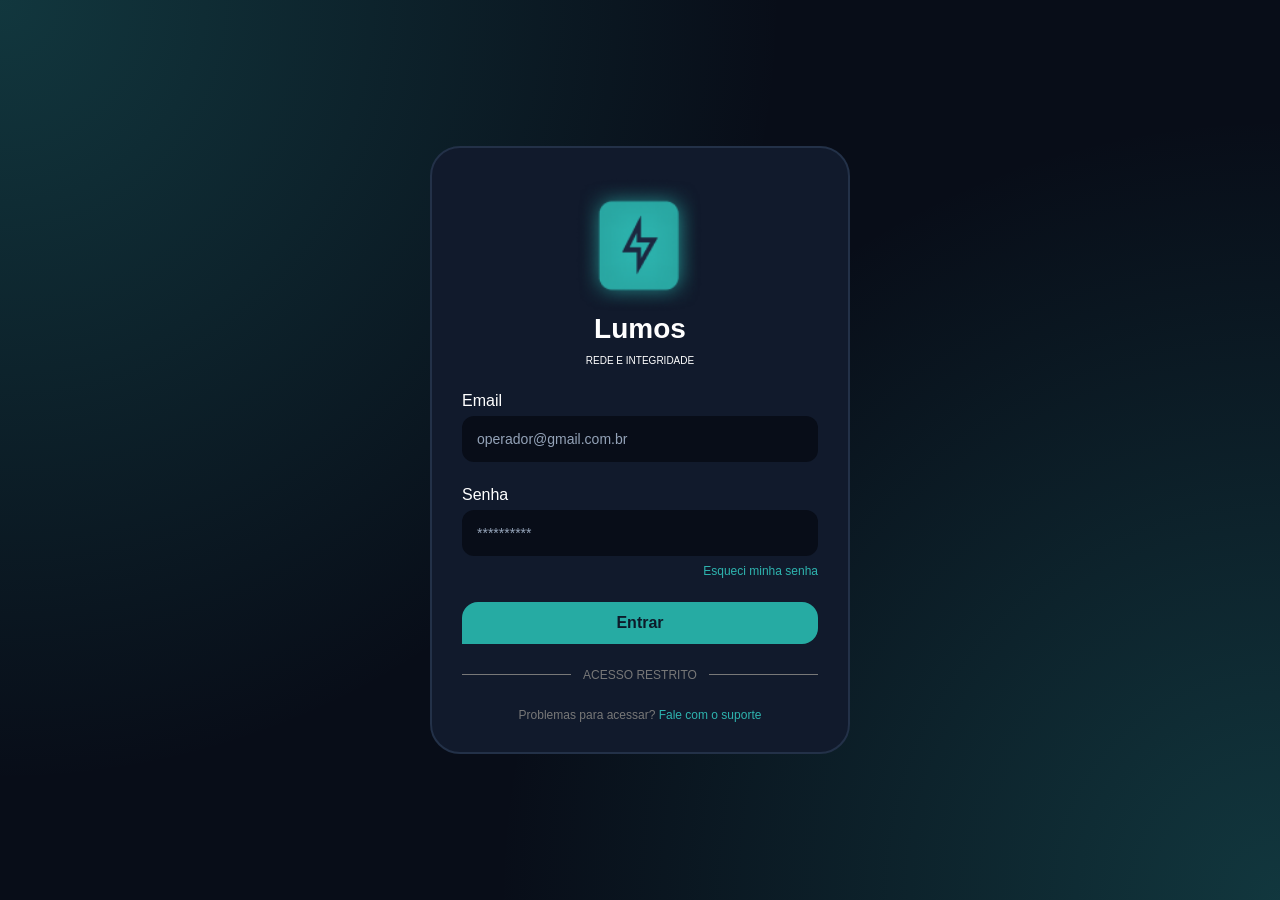
<file: html/index.html>
<!DOCTYPE html>
<html lang="PT-BR">
<head>
    <meta charset="UTF-8">
    <meta name="viewport" content="width=device-width, initial-scale=1.0">
    <link rel="stylesheet" href="../css/index.css">
    <title>Login - Lumos</title>
</head>
<body>
    <div class="login-box">
        <div class="slogan">
            <img src="../img/slogan.png" alt="slogan do Lumos" class="logo-img">
            <h1 class="nome-empresa">Lumos</h1>
            <p class="sublogo">REDE E INTEGRIDADE</p>
        </div>
        
        <form>
            <div class="campo">
                <label for="email">Email</label>
                <input type="email" id="email" name="email" placeholder="operador@gmail.com.br" ><br>
            </div>
            <div class="campo">
                <label for="senha">Senha</label>
                <input type="password" id="senha" name="senha" placeholder="**********" ><br>
                <a href="#" class="esqueci-senha">Esqueci minha senha</a>
            </div>
           <a href="pagina01.html" class="btn-login">Entrar</a>
        </form>
        <!-- Divisória com texto entre as linhas -->
        <div class="divisoria">
             <span>ACESSO RESTRITO</span><br>
        </div>
        <!-- Texto de suporte com link -->
            <p class="suporte">
             Problemas para acessar? <a href="#" class="link-supeorte">Fale com o suporte</a>

             </p>
    </div>

</body>
</html>
</file>
<file: css/index.css>
* {  margin: 0; 
     padding: 0; 
     box-sizing: border-box;
    }

body {
      display: flex;
      justify-content: center;
      align-items: center;
      min-height: 100vh;
      background-color: #080D18; /* Cor de fundo da página */

      margin: 0;
      min-height: 100vh;
  
      /* Cria os dois esfumados nos cantos (superior esquerdo e inferior direito) */
      background-image: 
      radial-gradient(circle at 0% 0%, rgba(46, 180, 175, 0.25) 0%, transparent 50%),
      radial-gradient(circle at 100% 100%, rgba(46, 180, 175, 0.25) 0%, transparent 50%);
  
      background-repeat: no-repeat;
  
      /* Mantém a caixa de login centralizada */
      display: flex;
      justify-content: center;
      align-items: center;
    }
.login-box {
  display: flex;
  flex-direction: column; /* Empilha a logo e os elementos na vertical */
  align-items: center;    /* Centraliza os elementos no meio */
  gap: 16px;              /* Espaço entre os elementos internos */
  
  width: 100%;
  max-width: 420px;       /* Garante um tamanho agradável na tela */

  background-color: #111A2C;
  border: 2px solid #233148; /* Cor de borda levemente mais clara para se destacar */
  border-radius: 30px; 

  /* PADINNG UNIFICADO: 
     10px no topo (conteúdo colado em cima)
     40px nas laterais (esquerda/direita)
     40px no fundo (baixo)
  */
  padding: 30px ; 
  box-sizing: border-box;
}

/* Tamanho da Imagem da Logo */
.logo-img {
  width: 60px;
  height: auto;
  display: flex;
  flex-direction: column; /* Organiza ícone e texto verticalmente */
  align-items: center;    /* Centraliza os elementos horizontalmente */
  width: 100%;            /* Ocupa toda a largura disponível */
  
}

/* Estilo do Nome */
.nome-empresa {
  font-size: 28px;
  color: #ffffff;
  margin: 0 auto;
  font-family: 'arial', sans-serif;
  display: flex;
  flex-direction: column; /* Organiza ícone e texto verticalmente */
  align-items: center;    /* Centraliza os elementos horizontalmente */
  width: 100%;            /* Ocupa toda a largura disponível */
}
.sublogo {
  font-size: 10px;
  color: #ffffff;
  margin: 10px;
  font-family: 'arial', sans-serif;
  
}
 
.campo label {
  display: block;      /* Faz o label ocupar a linha inteira */
  margin-bottom: 6px;  /* Cria o espaço entre o texto e o input */
  font-size: 16px;
  color: #ffffff;
  font-family: 'arial', sans-serif;
}

.campo input {
  width: 100%;         /* Faz a caixa ocupar toda a largura disponível */
  padding: 15px;
  border-radius: 12px;
  border: 1px ;     /* espessura da borda */
  background-color: #080D18; /* Cor de fundo do input */
  /* 1. Alinha o texto à esquerda (corrige o texto cortado no meio) */
  text-align: left; 
  
  /* 2. Dá um espaço na esquerda para o texto não ficar colado na borda */
  padding-left: 15px; 
  padding-right: 170px;
  
  /* 3. Garante a cor do texto quando o usuário digita */
  color: #ffffff; 
  font-size: 14px;
}
.campo input::placeholder {
  color: #94a3b8; /* Cinza claro bem visível no fundo escuro */
  opacity: 1;      /* Garante que o navegador não diminua a opacidade */
}

.esqueci-senha {
  display: block; /* Torna o link um bloco para aceitar a largura */
  text-align: right; /* Alinha o link à direita */
  width: 100%;  /* Ocupa a largura toda */
  font-size: 12px;
  color: #2EB4AF;
  text-decoration: none; /* Remove o sublinhado do link */  
  margin-top: 8px; /* Espaço entre o input e o link */
  font-family: 'arial', sans-serif;
}

/* Adiciona espaçamento na parte de baixo de cada grupo de campo */
.campo {
  margin-bottom: 24px; /* Aumente este valor para afastar mais (ex: 20px, 24px, 30px) */
}

.btn-login {
  display: block;          /* Ocupa a largura total */
  width: 100%;             /* Garante 100% do espaço disponível */
  padding: 12px 0;         /* Altura e espaçamento interno */
  background-color: #26aba3; /* Cor verde da tela */
  color: #0d1b2a;          /* Cor do texto */
  text-align: center;      /* Centraliza o texto */
  text-decoration: none;   /* Remove o sublinhado de link */
  font-weight: bold;
  box-sizing: border-box;  /* Evita que o padding altere a largura total */
  border-radius: 16px 16px 16px 0 ; /* Bordas arredondadas */
  font-family: 'arial', sans-serif;
}
.btn-login:hover {
  background-color: #1d8881; /* Tom de verde mais escuro */
  transition: background-color 0.2s ease; /* Transição suave */
  font-weight: bold;
}
.divisoria {
  display: flex;
  align-items: center;
  text-align: center;
  width: 100%;      /* Garante que o container ocupe toda a largura */
  align-self: stretch; /* Força a esticar dentro do container flex */
  margin: 8px 0;       /* Espaço acima e abaixo da divisória */
  font-family: 'Arial', sans-serif;
  font-size: 12px;
  color: #787878;
}
/* Cria as linhas cinzas antes e depois do texto */
.divisoria::before, .divisoria::after {
  content: '';
  flex: 1; /* Faz com que as linhas ocupem o espaço disponível */
  border-bottom: 1px solid #787878; /* Cor e espessura da linha */
}

/* Espaço entre a linha e o texto central */
.divisoria span {
  padding: 0px 12px;
}
.suporte{
  font-size: 12px;
  color: #787878;
  text-align: center;
  margin-top: 2px; /* Espaço acima do texto de suporte */
  font-family: 'arial', sans-serif;
}
.link-supeorte {
  color: #2EB4AF; /* Cor do link */
  text-decoration: none; /* Remove o sublinhado do link */
}
</file>
